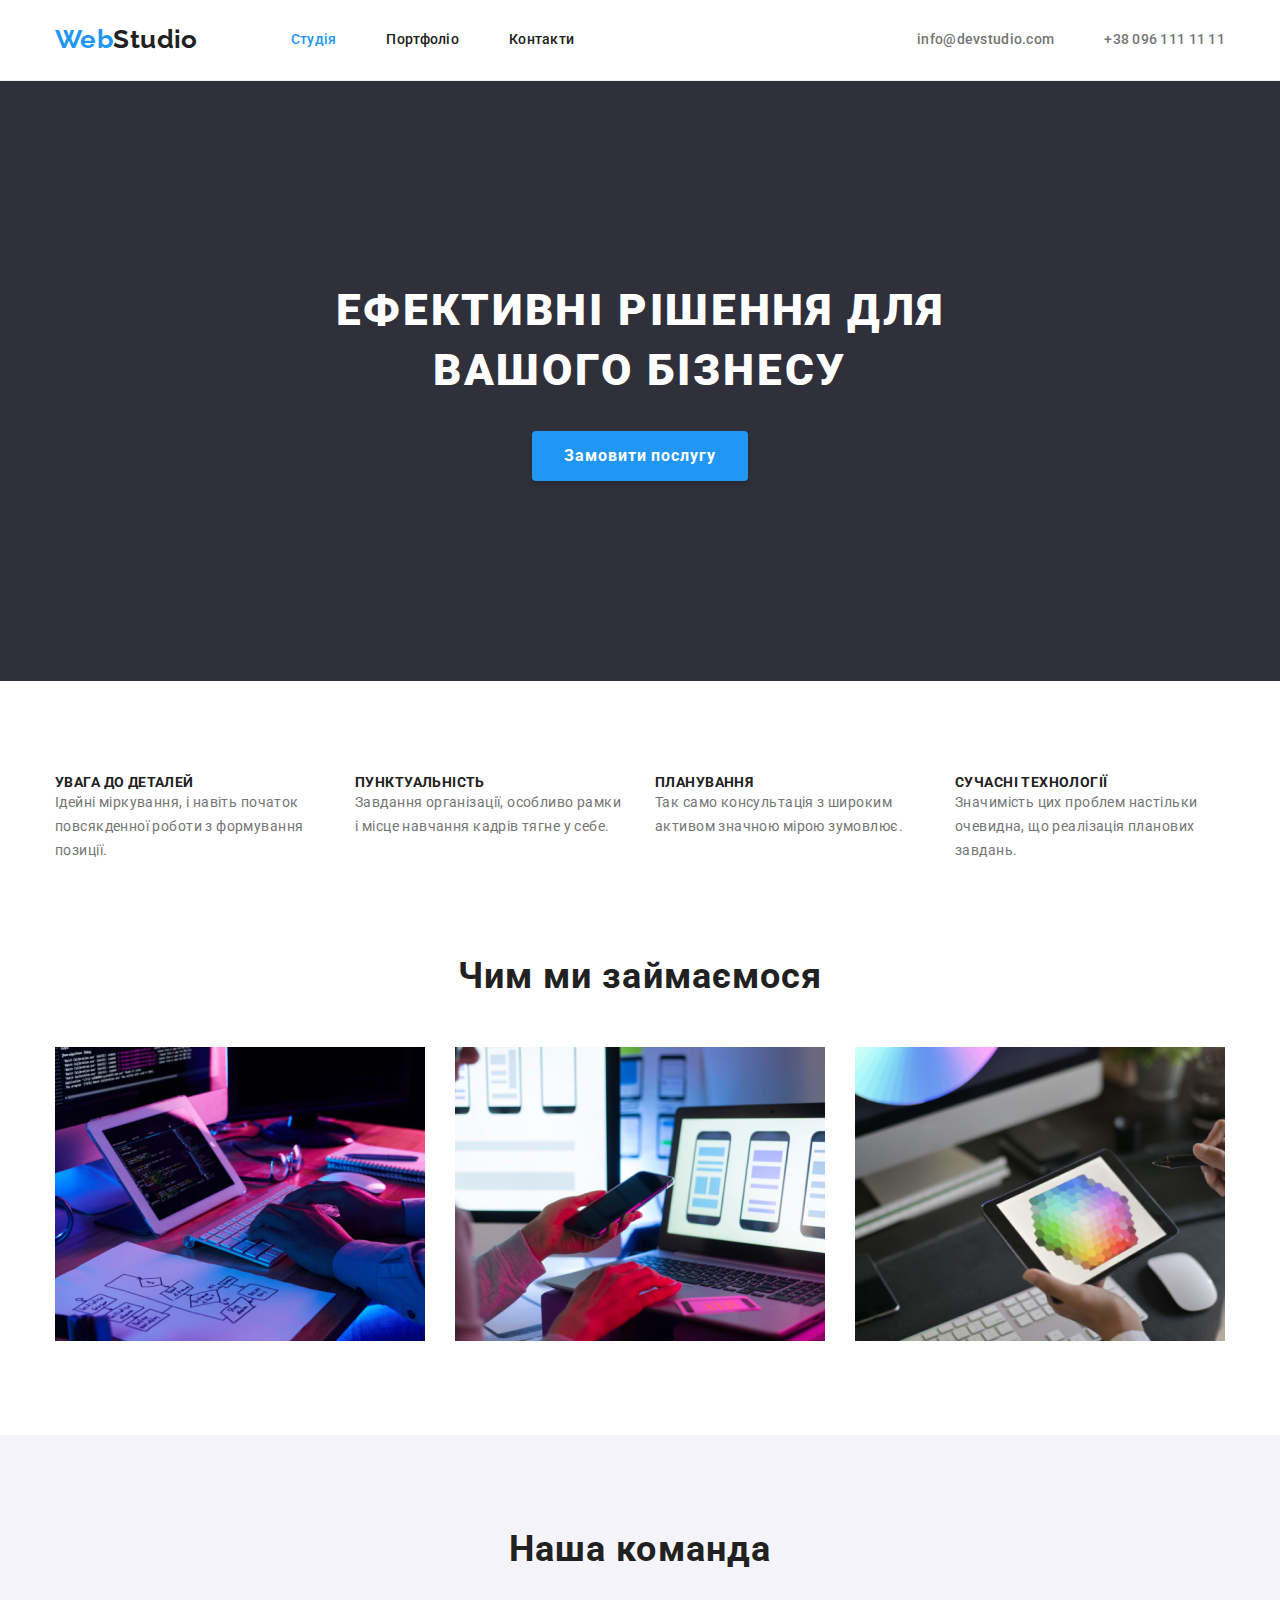
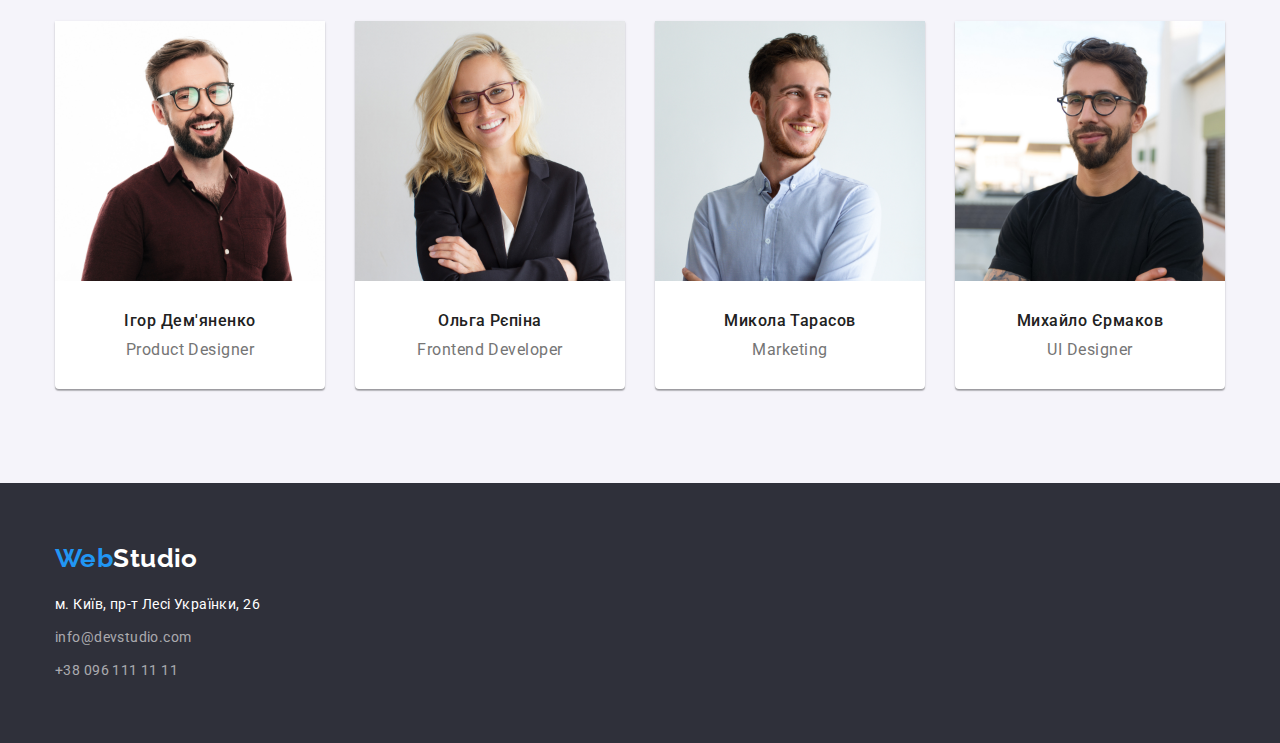
<file: index.html>
<!DOCTYPE html>
<html lang="uk">
<head>
    <meta charset="UTF-8">
    <meta http-equiv="X-UA-Compatible" content="IE=edge">
    <meta name="viewport" content="width=device-width, initial-scale=1.0">
    <title>Студія</title>
    <link rel="stylesheet" href="https://cdnjs.cloudflare.com/ajax/libs/modern-normalize/1.1.0/modern-normalize.min.css">
    <link rel="preconnect" href="https://fonts.googleapis.com">
    <link rel="preconnect" href="https://fonts.gstatic.com" crossorigin>
    <link href="https://fonts.googleapis.com/css2?family=Raleway:wght@700&display=swap" rel="stylesheet">
    <link href="https://fonts.googleapis.com/css2?family=Raleway:wght@700&family=Roboto:wght@400;500;700;900&display=swap" rel="stylesheet">
    <link rel="stylesheet" href="./css/styles.css">
</head>
<body>
    <header class="page-header">
    <div class="container">
    <nav class="main-nav">
        <a class="logo-link" href="./index.html">Web<span class="logo-header">Studio</span></a>
        <ul class="site-nav">
            <li><a class="nav-list current" href="./index.html">Студія</a></li>
            <li><a class="nav-list" href="./portfolio.html">Портфоліо</a></li>
            <li><a class="nav-list" href="">Контакти</a></li>
        </ul>
        
        <ul class="contacts">
            <li class="item">
                <a class="contact-list" href="mailto:info@devstudio.com">info@devstudio.com</a>
            </li>
            <li class="item">
                <a class="contact-list" href="tel:+380961111111">+38 096 111 11 11</a>
            </li>
        </ul>
        </div>
    </header>
    <main>
        <section class="hero-section">
            <div class="container">
            <h1 class="hero-title">ЕФЕКТИВНІ РІШЕННЯ ДЛЯ ВАШОГО БІЗНЕСУ</h1>
        
            <button type="button" class="hero-button"><span class="button-text">Замовити послугу</span></button>
            </div>
        </section>
    <section class="feature-section">
        <div class="container">
        <h2 class="vissualy-hidden">Наші особливості</h2>
        <ul class="feature-list">
            <li class="item">
                <h3 class="section-list">УВАГА ДО ДЕТАЛЕЙ</h3>
                <p class="section-list-text">Ідейні міркування, і навіть початок повсякденної роботи з формування позиції.</p>
            </li>
            <li class="item" >
                <h3 class="section-list">ПУНКТУАЛЬНІСТЬ</h3> 
                <p class="section-list-text">Завдання організації, особливо рамки і місце навчання кадрів тягне у себе.</p>
            </li>
            <li class="item">
                <h3 class="section-list">ПЛАНУВАННЯ</h3>
                <p class="section-list-text">Так само консультація з широким активом значною мірою зумовлює.</p>
            </li>
            <li class="item">
                <h3 class="section-list">СУЧАСНІ ТЕХНОЛОГІЇ</h3>
                <p class="section-list-text">Значимість цих проблем настільки очевидна, що реалізація планових завдань.</p>
            </li>
        </ul>
        <h2 class="section-title">Чим ми займаємося</h2>
        <ul class="img-list">
            <li class="img"><img src="./images/imgwhatwedo1.jpg" alt="чим_ми_займаємось1" width="370"></li>
            <li class="img"><img src="./images/imgwhatwedo2.jpg" alt="чим_ми_займаємось2" width="370"></li>
            <li class="img"><img src="./images/imgwhatwedo3.jpg" alt="чим_ми_займаємось3" width="370"></li>
        </ul>
        </div>
        </section>
    <section class="team-section">
        <div class="container">
        <h2 class="section-title">Наша команда</h2>
        <ul class="teamlist-flex">
            <li class="team-list"><img src="./images/imgourteam1.jpg" alt="наша_команда1" width="270">
                <div class="team-dsc">
            <h3 class="teammate-name">Ігор Дем'яненко</h3>
            <p class="teammate-text">Product Designer</p>
            </div>
            </li>
            
            <li class="team-list"><img src="./images/imgourteam2.jpg" alt="наша_команда2" width="270">
            <div class="team-dsc">
                <h3 class="teammate-name">Ольга Рєпіна</h3>
            <p class="teammate-text">Frontend Developer</p>
            </div>
            </li>
            
            <li class="team-list"><img src="./images/imgourteam3.jpg" alt="наша_команда3" width="270">
            <div class="team-dsc">
                <h3 class="teammate-name">Микола Тарасов</h3>
            <p class="teammate-text">Marketing</p>
            </div>
            </li>
            
            <li class="team-list"><img src="./images/imgourteam4.jpg" alt="наша_команда4" width="270">
            <div class="team-dsc">
                <h3 class="teammate-name">Михайло Єрмаков</h3>
            <p class="teammate-text">UI Designer</p>
            </div>
            </li>
        </ul>
        </div>
    </section>
    </main>
    <footer>
        <div class="container">
        <a class="logo-link-footer" href="./index.html">Web<span class="logo-footer">Studio</span></a>
        <address>
        <ul class="footer-list">
        <li>
            <a class="address-link-footer" href="">м. Київ, пр-т Лесі Українки, 26</a>
        </li>
        <li>
            <a class="footer-nav-mail" href="mailto:info@devstudio.com">info@devstudio.com</a>
        </li>
        <li>
            <a class="footer-nav" href="tel:+380961111111">+38 096 111 11 11</a>
        </li>
        </ul>
        </address>
        </div>
        </footer>
</body>
</html>
</file>
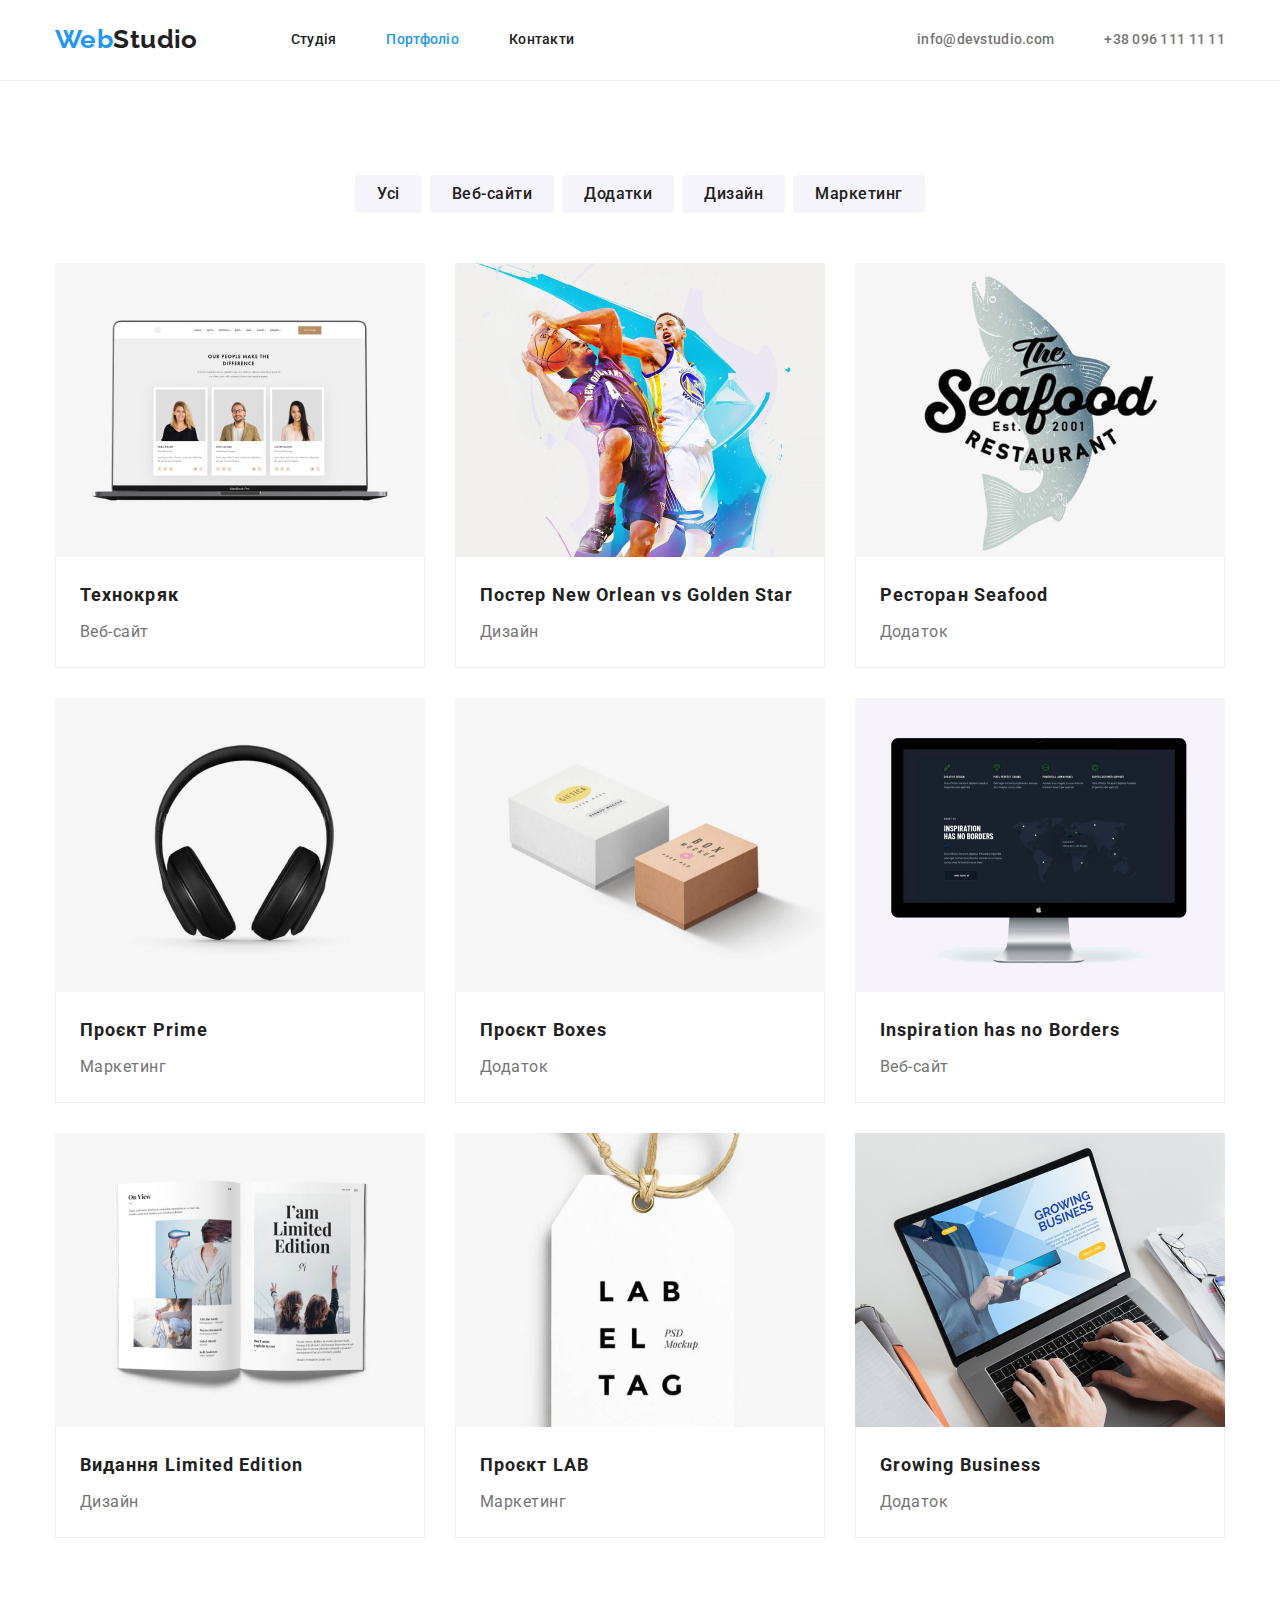
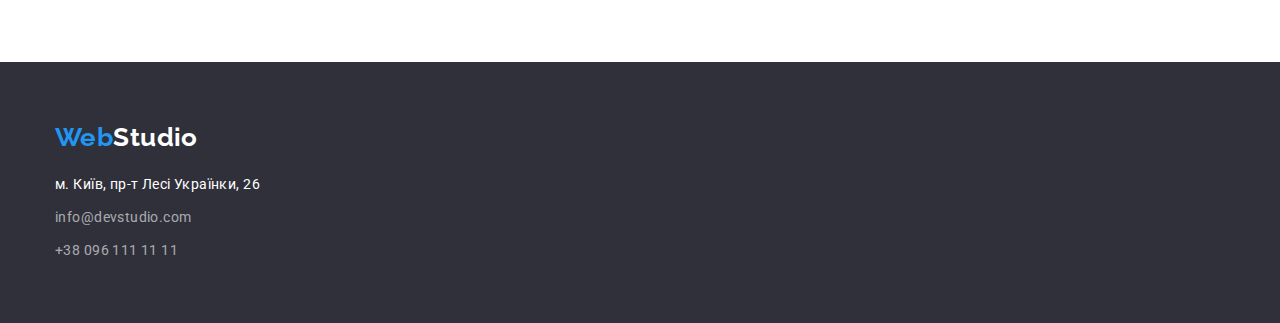
<file: portfolio.html>
<!DOCTYPE html>
<html lang="uk">

<head>
    <meta charset="UTF-8">
    <meta http-equiv="X-UA-Compatible" content="IE=edge">
    <meta name="viewport" content="width=device-width, initial-scale=1.0">
    <title>Портфоліо</title>
    <link rel="stylesheet" href="https://cdnjs.cloudflare.com/ajax/libs/modern-normalize/1.1.0/modern-normalize.min.css">
    <link rel="preconnect" href="https://fonts.googleapis.com">
    <link rel="preconnect" href="https://fonts.gstatic.com" crossorigin>
    <link href="https://fonts.googleapis.com/css2?family=Raleway:wght@700&display=swap" rel="stylesheet">
    <link href="https://fonts.googleapis.com/css2?family=Raleway:wght@700&family=Roboto:wght@400;500;700;900&display=swap" rel="stylesheet">
    <link rel="stylesheet" href="./css/styles.css">
</head>
<body>
    <header class="page-header">
        <div class="container">
            <nav class="main-nav">
                <a class="logo-link" href="./index.html">Web<span class="logo-header">Studio</span></a>
                <ul class="site-nav">
                    <li><a class="nav-list" href="./index.html">Студія</a></li>
                    <li><a class="nav-list current" href="./portfolio.html">Портфоліо</a></li>
                    <li><a class="nav-list" href="">Контакти</a></li>
                </ul>
    
                <ul class="contacts">
                    <li class="item">
                        <a class="contact-list" href="mailto:info@devstudio.com">info@devstudio.com</a>
                    </li> 
                    <li class="item">
                        <a class="contact-list" href="tel:+380961111111">+38 096 111 11 11</a>
                    </li>
                </ul>
        </div>
    </header>
    <main>
        <section class="portfolio-section">
            <div class="container">
            <h1 class="portfolio-title vissualy-hidden">Наші роботи</h1>
            <ul class="filters">
                <li>
                    <button type="button" class="filter-button">Усі</button>
                </li>
                <li>
                    <button type="button" class="filter-button">Веб-сайти</button>
                </li>
                <li>
                    <button type="button" class="filter-button">Додатки</button>
                </li>
                <li>
                    <button type="button" class="filter-button">Дизайн</button>
                </li>
                <li>
                    <button type="button" class="filter-button">Маркетинг</button>
                </li>
            </ul>
            <div class="flex-container">
            <ul class="portfolio-items">
                <li class="portfolio-list"><img src="./images/imgportfolio1.jpg" alt="portfolio1" width="370">
                <div class="portfolio-dsc">
                    <h2 class="portfolio-name">Технокряк</h2>
                <p class="portfolio-text">Веб-сайт</p>
                </div>
                </li>
                <li class="portfolio-list"><img src="./images/imgportfolio2.jpg" alt="portfolio2" width="370">
                <div class="portfolio-dsc">
                    <h2 class="portfolio-name">Постер New Orlean vs Golden Star</h2>
                <p class="portfolio-text">Дизайн</p>
                </div>
                </li>
                <li class="portfolio-list"><img src="./images/imgportfolio3.jpg" alt="portfolio3" width="370">
                <div class="portfolio-dsc">
                    <h2 class="portfolio-name">Ресторан Seafood</h2>
                <p class="portfolio-text">Додаток</p>
                </div>
                </li>
                <li class="portfolio-list"><img src="./images/imgportfolio4.jpg" alt="portfolio4" width="370">
                <div class="portfolio-dsc">
                    <h2 class="portfolio-name">Проєкт Prime</h2>
                <p class="portfolio-text">Маркетинг</p>
                </div>
                </li>
                <li class="portfolio-list"><img src="./images/imgportfolio5.jpg" alt="portfolio5" width="370">
                <div class="portfolio-dsc">
                    <h2 class="portfolio-name">Проєкт Boxes</h2>
                <p class="portfolio-text">Додаток</p>
                </div>
                </li>
                <li class="portfolio-list"><img src="./images/imgportfolio6.jpg" alt="portfolio6" width="370">
                <div class="portfolio-dsc">
                    <h2 class="portfolio-name">Inspiration has no Borders</h2>
                <p class="portfolio-text">Веб-сайт</p>
                </div>
                </li>
                <li class="portfolio-list"><img src="./images/imgportfolio7.jpg" alt="portfolio7" width="370">
                    <div class="portfolio-dsc">
                    <h2 class="portfolio-name">Видання Limited Edition</h2>
                    <p class="portfolio-text">Дизайн</p>
                    </div>
                </li>
                <li class="portfolio-list"><img src="./images/imgportfolio8.jpg" alt="portfolio8" width="370">
                    <div class="portfolio-dsc">
                    <h2 class="portfolio-name">Проєкт LAB</h2>
                    <p class="portfolio-text">Маркетинг</p>
                    </div>
                </li>
                <li class="portfolio-list"><img src="./images/imgportfolio9.jpg" alt="portfolio9" width="370">
                    <div class="portfolio-dsc">
                    <h2 class="portfolio-name">Growing Business</h2>
                    <p class="portfolio-text">Додаток</p>
                    </div>
                </li>
            </ul>
            </div>
            </div>
        </section>
        </div>
    </main>
    <footer>
        <div class="container">
            <a class="logo-link-footer" href="./index.html">Web<span class="logo-footer">Studio</span></a>
            <address>
                <ul class="footer-list">
                    <li>
                        <a class="address-link-footer" href="">м. Київ, пр-т Лесі Українки, 26</a>
                    </li>
                    <li>
                        <a class="footer-nav-mail" href="mailto:info@devstudio.com">info@devstudio.com</a>
                    </li>
                    <li>
                        <a class="footer-nav" href="tel:+380961111111">+38 096 111 11 11</a>
                    </li>
                </ul>
            </address>
        </div>
    </footer>
    </body>
    
    </html>
</file>
<file: css/styles.css>
:root {
    --primary-text-color: rgba(33, 33, 33, 1);
    --secondaty-text-color: rgba(117, 117, 117, 1);
    --title-text-color: rgba(33, 33, 33, 1);
    --accent-color: rgba(33, 150, 243, 1);
    --primary-bg-color: rgba(255, 255, 255, 1);
    --footer-bg-color: rgba(47, 48, 58, 1);
    --secondary-bg-color: rgba(245, 244, 250, 1);
}
/*Header*/


.page-header {
    padding-bottom: 25px;
    padding-top: 24px;

}
img {
display: block;
max-width: 100%;
height: auto;
}
.site-nav {
    display: flex;
    margin-left: 93px;

}
.site-nav li {
    margin-right: 50px;
}
.site-nav li:last-child {
    margin-right: 0px;
}
.container {
margin-left: auto;
margin-right: auto;
width: 1200px;
padding: 0 15px;
}
nav {
display: block;
}
.main-nav {
    display: flex;
    align-items: center;
}

.logo-header {
    color: var(--title-text-color);
    font-family: 'Raleway';
        font-style: normal;
        font-weight: 700;
        font-size: 26px;
        line-height: 1.19;
        
}
.logo-link {
    color: var(--accent-color);
    font-family: 'Raleway';
        font-style: normal;
        font-weight: 700;
        font-size: 26px;
        line-height: 1.19;
}

.nav-list {
    font-family: 'Roboto';
    font-style: normal;
    font-weight: 500;
    font-size: 14px;
    line-height: 1.14;
    letter-spacing: 0.02em;
    color: var(--primary-text-color);

}
.nav-list.current {
    color: var(--accent-color);
}

.nav-list:hover,
.nav-list:focus {
    color: var(--accent-color);
}


/*Main*/
h1,
h2,
h3,
h4,
h5,
h6,
p {
    margin: 0px;
}


body {
    font-family: Roboto, sans-serif;
    letter-spacing: 0.03em;
    font-size: 14px;
    color: var(--primary-text-color);
    background-color: var(--primary-bg-color);
}
ul {
    list-style: none;
    padding: 0;
    margin-top: 0;
    margin-bottom: 0;
}
a {
    text-decoration: none;
}
.hero-title {
    margin-top: 0;
    margin-bottom: 30;
    width: 696px;
    margin-left: auto;
    margin-right: auto;
        font-weight: 900;
        font-size: 44px;
        line-height: 1.36;
        letter-spacing: 0.06em;
        text-transform: uppercase;
    
        color:var(--primary-bg-color);
        text-align: center;

}

.hero-section {
    padding-top: 200px;
    padding-bottom: 200px;
background-color: var(--footer-bg-color);
}
.hero-button {
    display: flex;
    color: var(--primary-bg-color);
    background-color: var(--accent-color);
    font-family: Roboto, sans-serif;
        font-weight: 700;
        font-size: 16px;
        line-height: 1.88;
        box-shadow: 0px 4px 4px rgba(0, 0, 0, 0.15);
            border-radius: 4px;
            cursor: pointer;
            border: 0;
            border-color: transparent;
            padding: 10px 32px;
            box-sizing: border-box;
            margin: auto;
            margin-top: 30px;



}
.button-text {
    font-family: Roboto, sans-serif;
        font-weight: 700;
        font-size: 16px;
        line-height: 1.88;
        letter-spacing: 0.06em;
        text-align: center;    
        color: var(--primary-bg-color);
}

.vissualy-hidden {
    position: absolute;
    white-space: nowrap;
    width: 1px;
    height: 1px;
    overflow: hidden;
    border: 0;
    padding: 0;
    clip: rect(0 0 0 0);
    clip-path: inset(50%);
    margin: -1px;
}
.feature-section {
margin-top: 94px;
margin-bottom: 94px;
}
.feature-list {
    display: flex;
    flex-wrap: wrap;
    text-align: left;
    justify-content: center;
    margin-bottom: 94px;
}
.feature-list .item {
    width: 270px;
    margin-right: 30px;
}
.feature-list .item:last-child {
margin-right: 0px;    

}

.section-list {
    margin-top: 0;
    margin-bottom: 10;
    font-size: 14px;
        font-weight: 700;
        line-height: 1.14;
        letter-spacing: 0.03em;
        text-transform: uppercase;
    
        color: var(--primary-text-color);
}
.section-list-text {
    margin-top: 0;
    margin-bottom: 0;
        line-height: 1.71;
        letter-spacing: 0.03em;
        color: var(--secondaty-text-color)
}
.section-title {
margin-bottom: 50px;
        font-weight: 700;
        font-size: 36px;
        line-height: 1.14;
        letter-spacing: 0.03em;
    text-align: center;
        color: var(--title-text-color);
}

.img-list {
    display: flex;
    justify-content: center;

}
.img-list .img {
    margin-right: 30px;
}
.img-list .img:last-child {
    margin-right: 0px;
}
.team-dsc {
padding-top: 30px;padding-bottom: 30px;

}
.teammate-name {
    margin-bottom: 10px;
    font-weight: 500;
    font-size: 16px;
    line-height: 1.188;
    letter-spacing: 0.03em;
text-align: center;
    color: var(--primary-text-color);
}
.teammate-text {
    font-weight: 400;
    font-size: 16px;
    line-height: 1.188;
    letter-spacing: 0.03em;
text-align: center;
    color: var(--secondaty-text-color);
}
.team-section {
margin-top: 94px;
padding-top: 94px;
padding-bottom: 94px;
    background: var(--secondary-bg-color);
}
.team-list {
        background: var(--primary-bg-color);
        box-shadow: 0px 1px 3px rgba(0, 0, 0, 0.12), 0px 1px 1px rgba(0, 0, 0, 0.14), 0px 2px 1px rgba(0, 0, 0, 0.2);
        border-radius: 0px 0px 4px 4px;
}

.teamlist-flex {
    display: flex;
}
.teamlist-flex .team-list {
    margin-right: 30px;
}
.teamlist-flex .team-list:last-child {
    margin-right: 0px;
}

/*Footer*/


footer {
    padding-top: 60px;
    padding-bottom: 60px;
    background-color: var(--footer-bg-color);
}
.footer-nav {
        font-style: normal;
        font-weight: 400;
        font-size: 14px;
        line-height: 1.71;
    
        letter-spacing: 0.03em;
    color: rgba(255, 255, 255, 0.6);
}

.logo-link-footer {
    color: var(--accent-color);
    font-family: 'Raleway';
    font-style: normal;
    font-weight: 700;
    font-size: 26px;
    line-height: 1.19;
}

.footer-nav-mail {
    margin-bottom: 9px;
    font-style: normal;
    font-weight: 400;
    font-size: 14px;
    line-height: 1.71;
    letter-spacing: 0.03em;
    color: rgba(255, 255, 255, 0.6);
}
address {
    margin-top: 20px;
}

.footer-list li {
    margin-bottom: 9px;
}

.footer-list li:last-child {
    margin-bottom: 0;
}
.logo-footer {
    color: var(--primary-bg-color);
}
.footer-nav:hover, :focus {
    color: var(--accent-color);
}
.contact-list {
    font-weight: 500;
    line-height: 1.71;
    letter-spacing: 0.02em;

    color: var(--secondaty-text-color);
}
.contacts {
    display: flex;
    margin-left: auto;
}
.contacts .item + .item {
    margin-left: 50px;
}

.address-link {
    font-style: normal;
    line-height: 1.71;

    letter-spacing: 0.03em;

    color: var(--primary-bg-color);
}

.address-link-footer {
    margin-bottom: 9px;
    font-style: normal;
    line-height: 1.71;

    letter-spacing: 0.03em;

    color: var(--primary-bg-color);
}
.contact-list:hover,
:focus {
    color: var(--accent-color);
}

/*Portfolio*/
.page-header {
            box-sizing: border-box;
                border-bottom: 1px solid #EEEEEE;
}

.portfolio-title {
    font-weight: 700;
    font-size: 36px;
    line-height: 1.14;
    letter-spacing: 0.03em;
    text-align: center;
    color: var(--title-text-color);
}
.filters {
    display: flex;
    justify-content: center;
    margin-bottom: 50px;

}
.filters li {
    margin-right: 8px;
}
.filters li:last-child {
    margin-right: 0px;
}

.filter-button {
    display: inline-block;
    font-family: Roboto, sans-serif;
        background: var(--secondary-bg-color);
        border-radius: 4px;
        border: 0;
        border-color: transparent;
        text-align: center;
        cursor: pointer;
        font-weight: 500;
        font-size: 16px;
        line-height: 1.63;
        letter-spacing: 0.03em;
        color: var(--primary-text-color);
padding: 6px 22px;
}
.filter-button:hover, .filter-button:focus {
background-color: var(--accent-color);

    }
.filter-button:hover, .filter-button:focus {
color: var(--primary-bg-color);
}
.portfolio-text {
        font-weight: 400;
        font-size: 16px;
        line-height: 1.88;
        letter-spacing: 0.03em;
        color: var(--secondaty-text-color);

}
.portfolio-name {
    margin-bottom: 4px;
        font-weight: 700;
        font-size: 18px;
        line-height: 2;
        letter-spacing: 0.06em;
        color: var(--primary-text-color);
}
.portfolio-dsc {
    padding-left: 24px;
    padding-right: 24px;
    padding-top: 20px;
    padding-bottom: 20px;
    border-bottom: 1px solid #EEEEEE;
    border-left: 1px solid #EEEEEE;
    border-right: 1px solid #EEEEEE;
}
.portfolio-section {
    padding-top: 94px;
    padding-bottom: 94px;
}


.portfolio-list {
    width: 370px;
    box-sizing: border-box;
        background: var(--primary-bg-color);
        
        margin-right: 30px;
        margin-bottom: 30px;
}
.portfolio-list:nth-child(3n) {
    margin-right: 0px;

}
.portfolio-items {
        display: flex;
            flex-wrap: wrap;

}
.flex-container {

}
</file>
